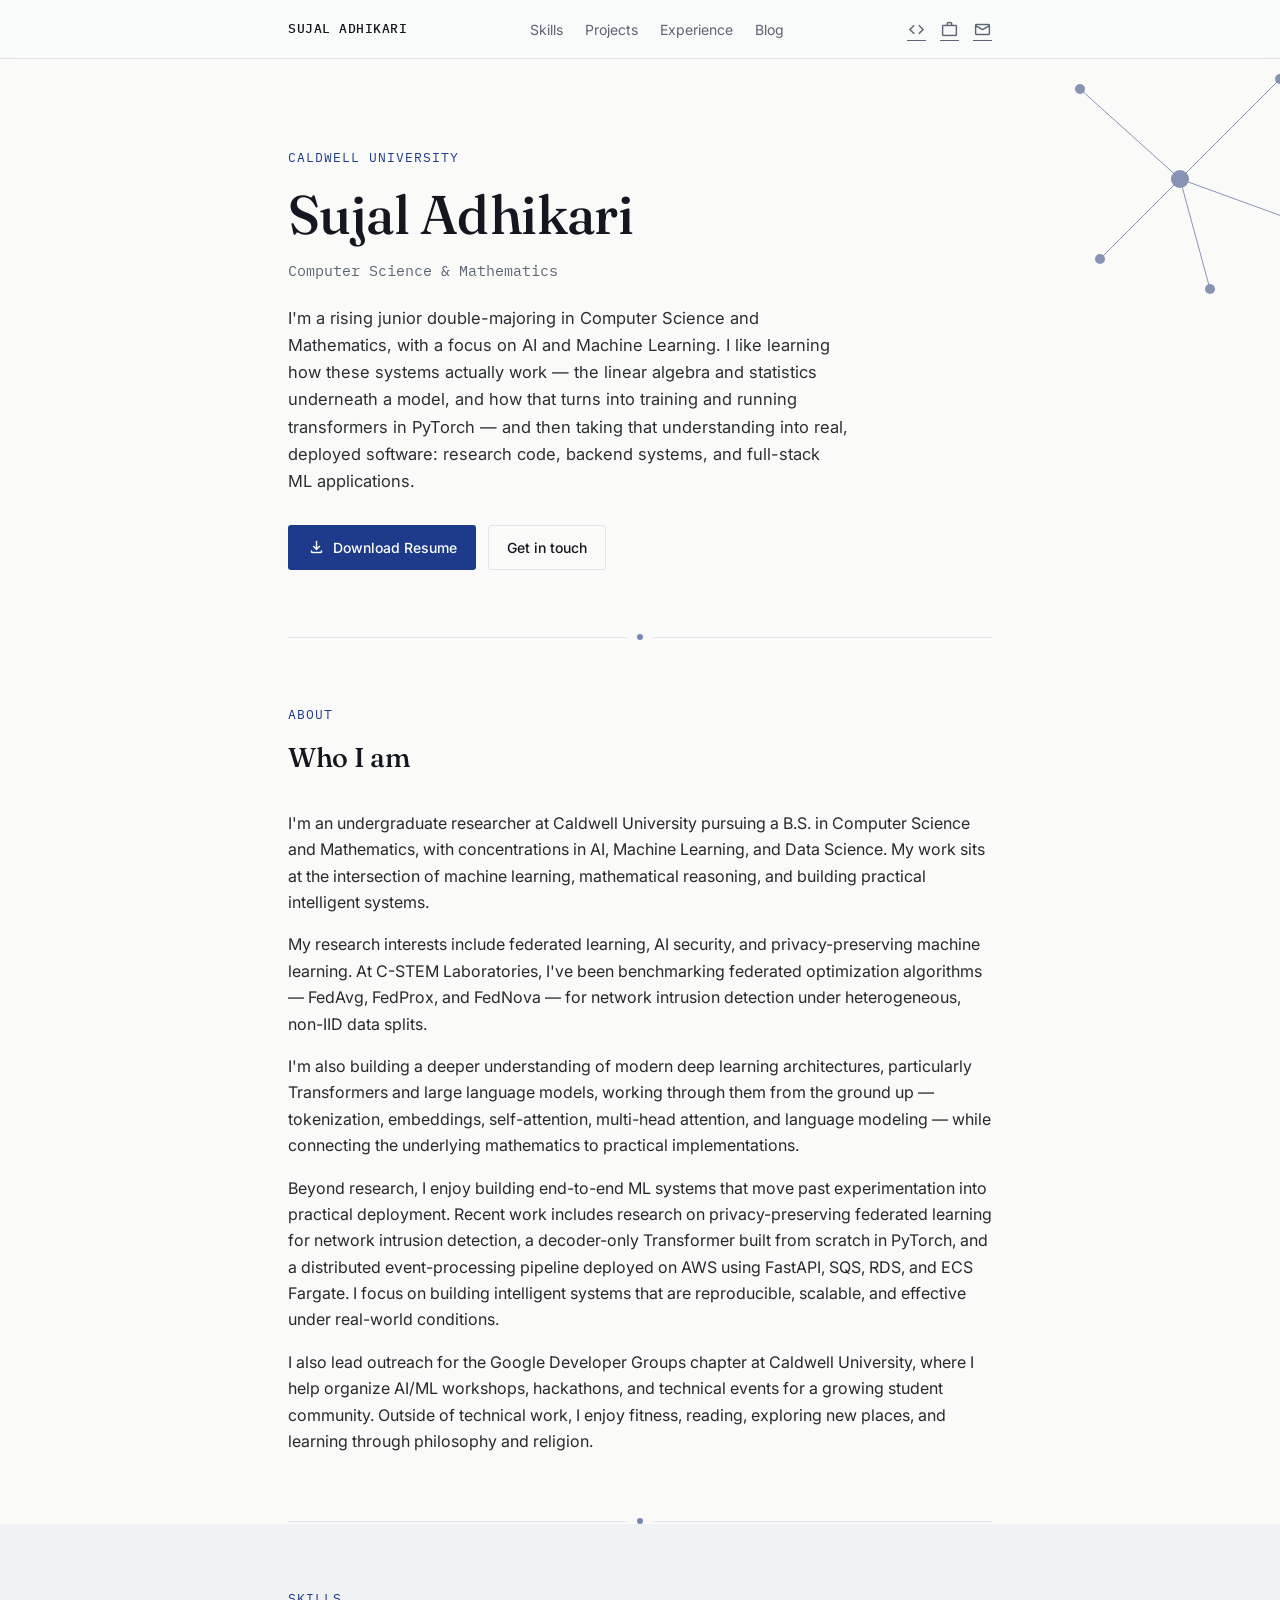
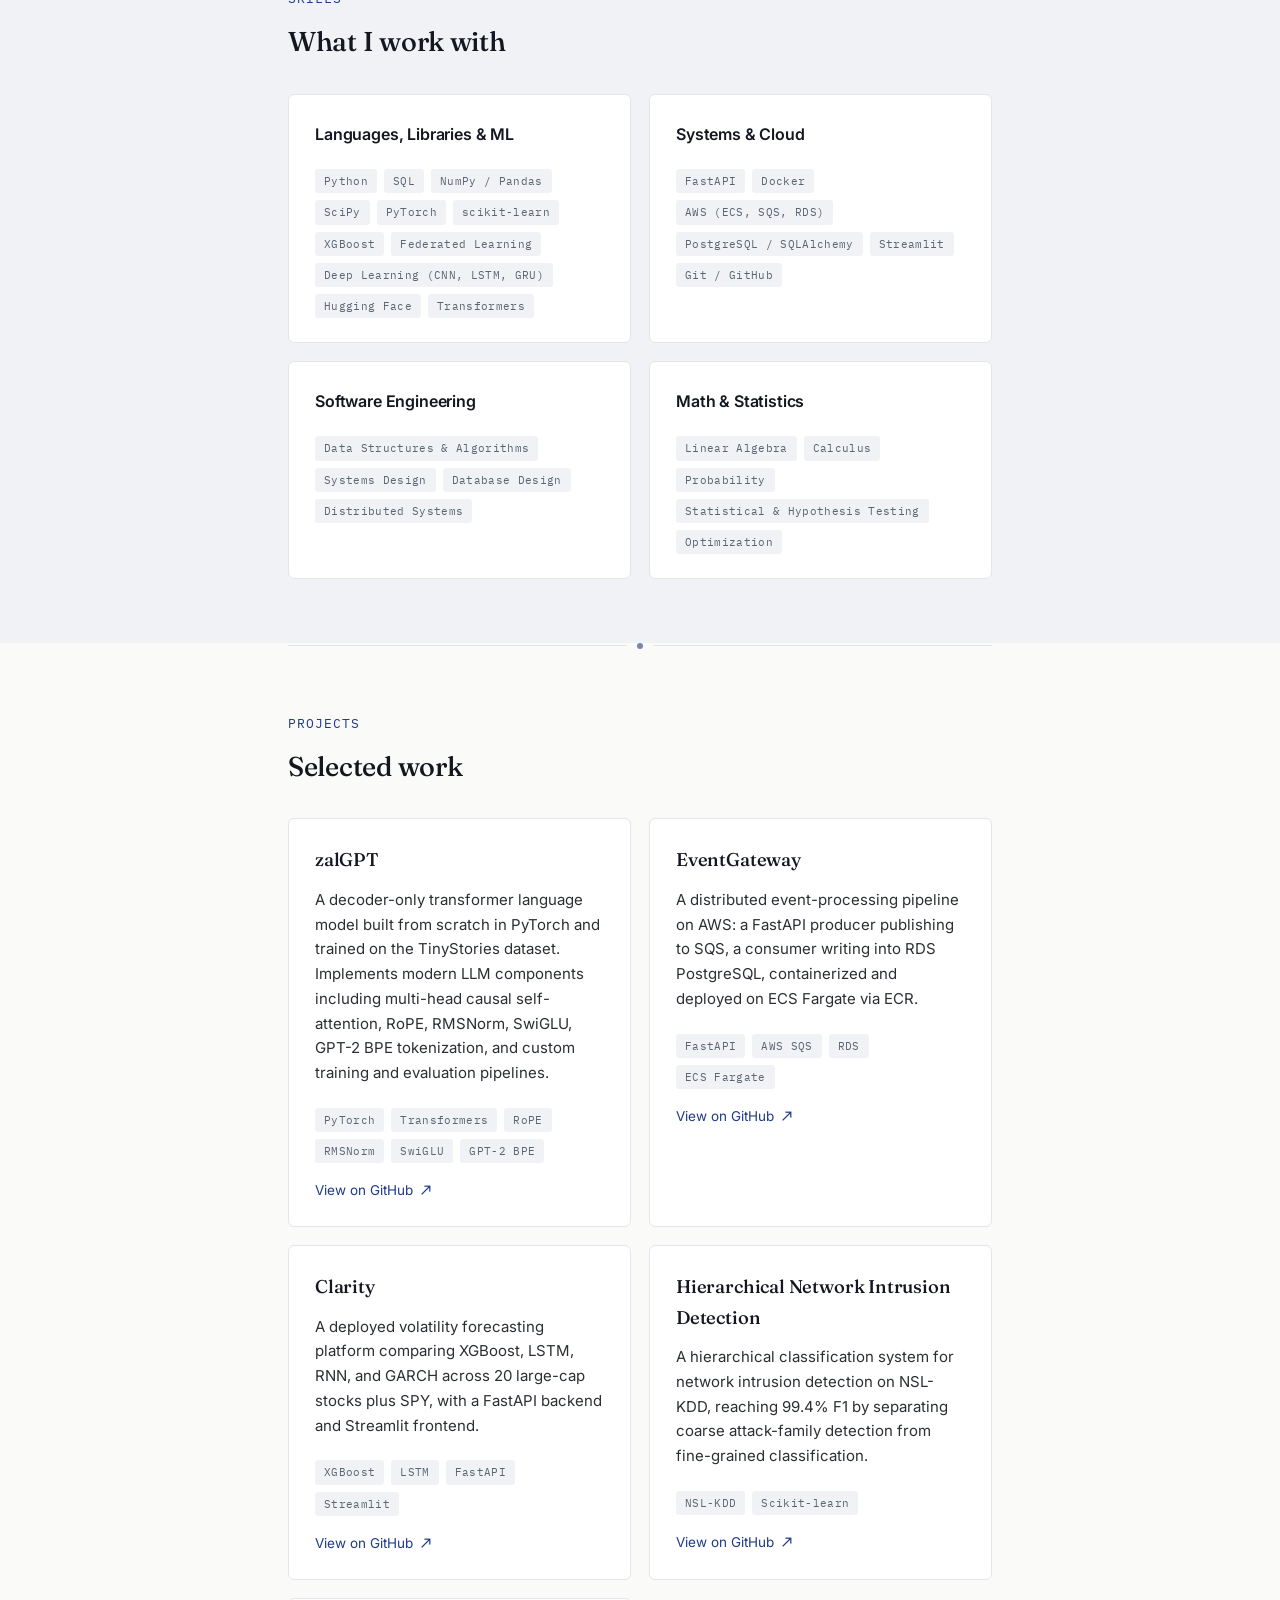
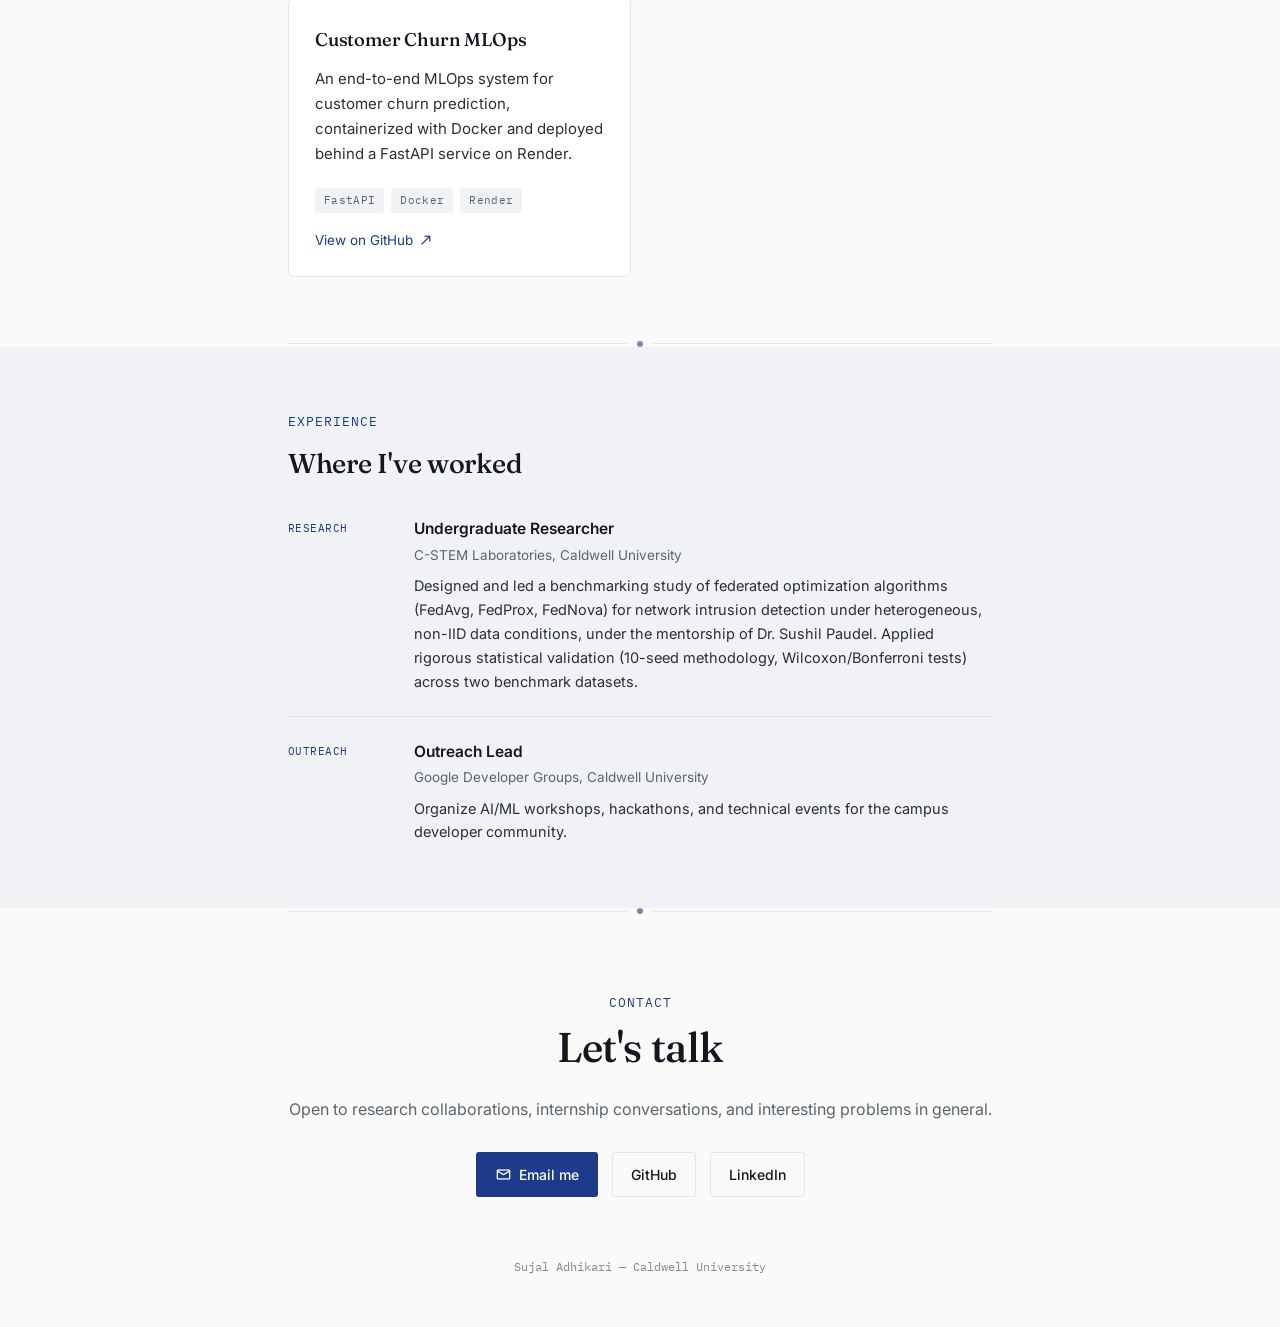
<file: index.html>
<!DOCTYPE html>
<html lang="en">
<head>
<meta charset="UTF-8">
<meta name="viewport" content="width=device-width, initial-scale=1.0">
<title>Sujal Adhikari</title>
<meta name="description" content="Sujal Adhikari — Computer Science &amp; Mathematics student at Caldwell University.">

<link rel="preconnect" href="https://fonts.googleapis.com">
<link rel="preconnect" href="https://fonts.gstatic.com" crossorigin>
<link rel="icon" type="image/svg+xml" href="download.svg">
<link href="https://fonts.googleapis.com/css2?family=Fraunces:opsz,wght@9..144,400;9..144,500;9..144,600&family=Inter:wght@400;500;600&family=IBM+Plex+Mono:wght@400;500&display=swap" rel="stylesheet">
<link rel="stylesheet" href="https://fonts.googleapis.com/css2?family=Material+Symbols+Outlined:opsz,wght,FILL,GRAD@20,400,0,0" />

<link rel="stylesheet" href="style.css">
</head>
<body>

<header class="nav">
  <div class="nav-inner">
    <a href="#top" class="nav-name">SUJAL ADHIKARI</a>
    <nav>
      <ul class="nav-links">
        <li><a href="#skills">Skills</a></li>
        <li><a href="#projects">Projects</a></li>
        <li><a href="#experience">Experience</a></li>
        <li><a href="#blog">Blog</a></li>
      </ul>
    </nav>
    <div class="nav-icons">
      <a href="https://github.com/suzaladhikari" target="_blank" rel="noopener" aria-label="GitHub">
        <span class="material-symbols-outlined">code</span>
      </a>
      <a href="https://linkedin.com/in/sujaladhikari3" target="_blank" rel="noopener" aria-label="LinkedIn">
        <span class="material-symbols-outlined">work</span>
      </a>
      <a href="mailto:youremail@example.com" aria-label="Email">
        <span class="material-symbols-outlined">mail</span>
      </a>
    </div>
  </div>
</header>

<main id="top">

  <!-- HERO -->
  <section class="hero">
    <svg class="hero-net" viewBox="0 0 320 320" fill="none" xmlns="http://www.w3.org/2000/svg" aria-hidden="true">
      <line x1="160" y1="160" x2="60" y2="70" stroke="#28407A" stroke-width="1"/>
      <line x1="160" y1="160" x2="260" y2="60" stroke="#28407A" stroke-width="1"/>
      <line x1="160" y1="160" x2="270" y2="200" stroke="#28407A" stroke-width="1"/>
      <line x1="160" y1="160" x2="80" y2="240" stroke="#28407A" stroke-width="1"/>
      <line x1="160" y1="160" x2="190" y2="270" stroke="#28407A" stroke-width="1"/>
      <circle cx="160" cy="160" r="9" fill="#28407A"/>
      <circle cx="60" cy="70" r="5" fill="#28407A"/>
      <circle cx="260" cy="60" r="5" fill="#28407A"/>
      <circle cx="270" cy="200" r="5" fill="#28407A"/>
      <circle cx="80" cy="240" r="5" fill="#28407A"/>
      <circle cx="190" cy="270" r="5" fill="#28407A"/>
    </svg>
    <div class="wrap">
      <div class="eyebrow">Caldwell University</div>
      <h1>Sujal Adhikari</h1>
      <div class="role">Computer Science &amp; Mathematics</div>
      <p class="lede">
        I'm a rising junior double-majoring in Computer Science and Mathematics, with a focus on AI and
        Machine Learning. I like learning how these systems actually work — the linear algebra and
        statistics underneath a model, and how that turns into training and running transformers in
        PyTorch — and then taking that understanding into real, deployed software: research code,
        backend systems, and full-stack ML applications.
      </p>
      <div class="hero-actions">
        <a class="btn btn-primary" href="SujalAdhikari_Resume.pdf" download>
          <span class="material-symbols-outlined" aria-hidden="true">download</span>
          Download Resume
        </a>
        <a class="btn btn-secondary" href="#contact">Get in touch</a>
      </div>
    </div>
  </section>

  <div class="divider"><div class="line"></div><div class="node"></div><div class="line"></div></div>

  <!-- ABOUT -->
  <section id="about">
    <div class="wrap reveal">
      <div class="section-head">
        <div class="eyebrow">About</div>
        <h2>Who I am</h2>
      </div>

      <div class="about-body">
        <p>
          I'm an undergraduate researcher at Caldwell University pursuing a B.S. in Computer Science and
          Mathematics, with concentrations in AI, Machine Learning, and Data Science. My work sits at the
          intersection of machine learning, mathematical reasoning, and building practical intelligent systems.
        </p>
        <p>
          My research interests include federated learning, AI security, and privacy-preserving machine
          learning. At C-STEM Laboratories, I've been benchmarking federated optimization algorithms —
          FedAvg, FedProx, and FedNova — for network intrusion detection under heterogeneous, non-IID
          data splits.
        </p>
        <p>
          I'm also building a deeper understanding of modern deep learning architectures, particularly
          Transformers and large language models, working through them from the ground up — tokenization,
          embeddings, self-attention, multi-head attention, and language modeling — while connecting the
          underlying mathematics to practical implementations.
        </p>
        <p>
          Beyond research, I enjoy building end-to-end ML systems that move past experimentation into
          practical deployment. Recent work includes research on privacy-preserving federated learning for network intrusion detection, a decoder-only Transformer built from scratch in PyTorch, and a distributed event-processing pipeline deployed on AWS using FastAPI, SQS, RDS, and ECS Fargate. I focus on building intelligent systems that are reproducible, scalable, and effective under real-world conditions.

        </p>
        <p>
          I also lead outreach for the Google Developer Groups chapter at Caldwell University, where I help
          organize AI/ML workshops, hackathons, and technical events for a growing student community. Outside
          of technical work, I enjoy fitness, reading, exploring new places, and learning through philosophy
          and religion.
        </p>
      </div>
    </div>
  </section>

  <div class="divider"><div class="line"></div><div class="node"></div><div class="line"></div></div>

  <!-- SKILLS -->
  <section class="alt" id="skills">
    <div class="wrap reveal">
      <div class="section-head">
        <div class="eyebrow">Skills</div>
        <h2>What I work with</h2>
      </div>

      <div class="grid-2">
        <div class="card skill-card">
          <h3>Languages, Libraries &amp; ML</h3>
          <div class="tag-row">
            <span class="tag">Python</span><span class="tag">SQL</span>
            <span class="tag">NumPy / Pandas</span><span class="tag">SciPy</span>
            <span class="tag">PyTorch</span><span class="tag">scikit-learn</span>
            <span class="tag">XGBoost</span><span class="tag">Federated Learning</span>
            <span class="tag">Deep Learning (CNN, LSTM, GRU)</span><span class="tag">Hugging Face</span>
            <span class="tag">Transformers</span>
          </div>
        </div>
        <div class="card skill-card">
          <h3>Systems &amp; Cloud</h3>
          <div class="tag-row">
            <span class="tag">FastAPI</span><span class="tag">Docker</span>
            <span class="tag">AWS (ECS, SQS, RDS)</span><span class="tag">PostgreSQL / SQLAlchemy</span>
            <span class="tag">Streamlit</span><span class="tag">Git / GitHub</span>
          </div>
        </div>
        <div class="card skill-card">
          <h3>Software Engineering</h3>
          <div class="tag-row">
            <span class="tag">Data Structures &amp; Algorithms</span><span class="tag">Systems Design</span>
            <span class="tag">Database Design</span><span class="tag">Distributed Systems</span>
          </div>
        </div>
        <div class="card skill-card">
          <h3>Math &amp; Statistics</h3>
          <div class="tag-row">
            <span class="tag">Linear Algebra</span><span class="tag">Calculus</span>
            <span class="tag">Probability</span><span class="tag">Statistical &amp; Hypothesis Testing</span>
            <span class="tag">Optimization</span>
          </div>
        </div>
      </div>
    </div>
  </section>
  <div class="divider"><div class="line"></div><div class="node"></div><div class="line"></div></div>

  <!-- PROJECTS -->
  <section id="projects">
    <div class="wrap reveal">
      <div class="section-head">
        <div class="eyebrow">Projects</div>
        <h2>Selected work</h2>
      </div>

      <div class="grid-2">

        <div class="card">
          <h3>zalGPT</h3>
    <p>A decoder-only transformer language model built from scratch in PyTorch and trained on the TinyStories dataset. Implements modern LLM components including multi-head causal self-attention, RoPE, RMSNorm, SwiGLU, GPT-2 BPE tokenization, and custom training and evaluation pipelines.</p>
    <div class="tag-row">
      <span class="tag">PyTorch</span><span class="tag">Transformers</span>
      <span class="tag">RoPE</span><span class="tag">RMSNorm</span>
      <span class="tag">SwiGLU</span><span class="tag">GPT-2 BPE</span>
    </div>
    <a class="card-link" href="https://github.com/suzaladhikari/zalGPT" target="_blank" rel="noopener">
      View on GitHub <span class="material-symbols-outlined" style="font-size:16px; vertical-align:-3px;">north_east</span>
    </a>
  </div>


        <div class="card">
          <h3>EventGateway</h3>
          <p>A distributed event-processing pipeline on AWS: a FastAPI producer publishing to SQS,
             a consumer writing into RDS PostgreSQL, containerized and deployed on ECS Fargate via ECR.</p>
          <div class="tag-row">
            <span class="tag">FastAPI</span><span class="tag">AWS SQS</span>
            <span class="tag">RDS</span><span class="tag">ECS Fargate</span>
          </div>
          <a class="card-link" href="https://github.com/suzaladhikari" target="_blank" rel="noopener">
            View on GitHub <span class="material-symbols-outlined" style="font-size:16px; vertical-align:-3px;">north_east</span>
          </a>
        </div>

        <div class="card">
          <h3>Clarity</h3>
          <p>A deployed volatility forecasting platform comparing XGBoost, LSTM, RNN, and GARCH
             across 20 large-cap stocks plus SPY, with a FastAPI backend and Streamlit frontend.</p>
          <div class="tag-row">
            <span class="tag">XGBoost</span><span class="tag">LSTM</span>
            <span class="tag">FastAPI</span><span class="tag">Streamlit</span>
          </div>
          <a class="card-link" href="https://github.com/suzaladhikari/clarity" target="_blank" rel="noopener">
            View on GitHub <span class="material-symbols-outlined" style="font-size:16px; vertical-align:-3px;">north_east</span>
          </a>
        </div>

        <div class="card">
          <h3>Hierarchical Network Intrusion Detection</h3>
          <p>A hierarchical classification system for network intrusion detection on NSL-KDD,
             reaching 99.4% F1 by separating coarse attack-family detection from fine-grained classification.</p>
          <div class="tag-row">
            <span class="tag">NSL-KDD</span><span class="tag">Scikit-learn</span>
          </div>
          <a class="card-link" href="https://github.com/suzaladhikari" target="_blank" rel="noopener">
            View on GitHub <span class="material-symbols-outlined" style="font-size:16px; vertical-align:-3px;">north_east</span>
          </a>
        </div>

        <div class="card">
          <h3>Customer Churn MLOps</h3>
          <p>An end-to-end MLOps system for customer churn prediction, containerized with Docker
             and deployed behind a FastAPI service on Render.</p>
          <div class="tag-row">
            <span class="tag">FastAPI</span><span class="tag">Docker</span><span class="tag">Render</span>
          </div>
          <a class="card-link" href="https://github.com/suzaladhikari" target="_blank" rel="noopener">
            View on GitHub <span class="material-symbols-outlined" style="font-size:16px; vertical-align:-3px;">north_east</span>
          </a>
        </div>

      </div>
    </div>
  </section>

  <div class="divider"><div class="line"></div><div class="node"></div><div class="line"></div></div>

  <!-- EXPERIENCE -->
  <section class="alt" id="experience">
    <div class="wrap reveal">
      <div class="section-head">
        <div class="eyebrow">Experience</div>
        <h2>Where I've worked</h2>
      </div>

      <ul class="exp-list">
        <li class="exp-item">
          <div class="exp-tag">RESEARCH</div>
          <div class="exp-body">
            <h4>Undergraduate Researcher</h4>
            <div class="org">C-STEM Laboratories, Caldwell University</div>
            <p>Designed and led a benchmarking study of federated optimization algorithms (FedAvg, FedProx, FedNova)
               for network intrusion detection under heterogeneous, non-IID data conditions, under the mentorship of
               Dr. Sushil Paudel. Applied rigorous statistical validation (10-seed methodology, Wilcoxon/Bonferroni
               tests) across two benchmark datasets.</p>
          </div>
        </li>
        <li class="exp-item">
          <div class="exp-tag">OUTREACH</div>
          <div class="exp-body">
            <h4>Outreach Lead</h4>
            <div class="org">Google Developer Groups, Caldwell University</div>
            <p>Organize AI/ML workshops, hackathons, and technical events for the campus developer community.</p>
          </div>
        </li>
      </ul>
    </div>
  </section>

  <div class="divider"><div class="line"></div><div class="node"></div><div class="line"></div></div>

  <!-- BLOG -->
<!-- <section id="blog">
  <div class="wrap reveal">
    <div class="section-head">
      <div class="eyebrow">Blog</div>
    </div>

    <div class="blog-card">
      <div class="blog-header">
        <h3>Building a Transformer From Scratch: What Actually Makes a Difference?</h3>

        <button class="dropdown-btn" onclick="toggleSummary(this)">
          <span class="material-symbols-outlined">keyboard_arrow_down</span>
        </button>
      </div>

      <div class="blog-summary">
        <p>
          I compare different versions of my decoder-only transformer trained on
          TinyStories, testing architectural changes such as RoPE, RMSNorm, and
          SwiGLU to see how they affect training behavior and loss.
        </p>

        <a class="read-btn" href="transformer.html">
          Read article
          <span class="material-symbols-outlined">north_east</span>
        </a>
      </div>
    </div>
  </div>
</section> -->

</main>

<footer id="contact">
  <div class="wrap reveal">
    <div class="eyebrow">Contact</div>
    <h2>Let's talk</h2>
    <p>Open to research collaborations, internship conversations, and interesting problems in general.</p>
    <div class="contact-actions">
      <a class="btn btn-primary" href="mailto:youremail@example.com">
        <span class="material-symbols-outlined" style="font-size:17px; vertical-align:-3px;">mail</span> Email me
      </a>
      <a class="btn btn-secondary" href="https://github.com/suzaladhikari" target="_blank" rel="noopener">GitHub</a>
      <a class="btn btn-secondary" href="https://linkedin.com/in/sujaladhikari3" target="_blank" rel="noopener">LinkedIn</a>
    </div>
    <div class="foot-note">Sujal Adhikari — Caldwell University</div>
  </div>
</footer>

<script src="script.js"></script>

</body>
</html>
</file>
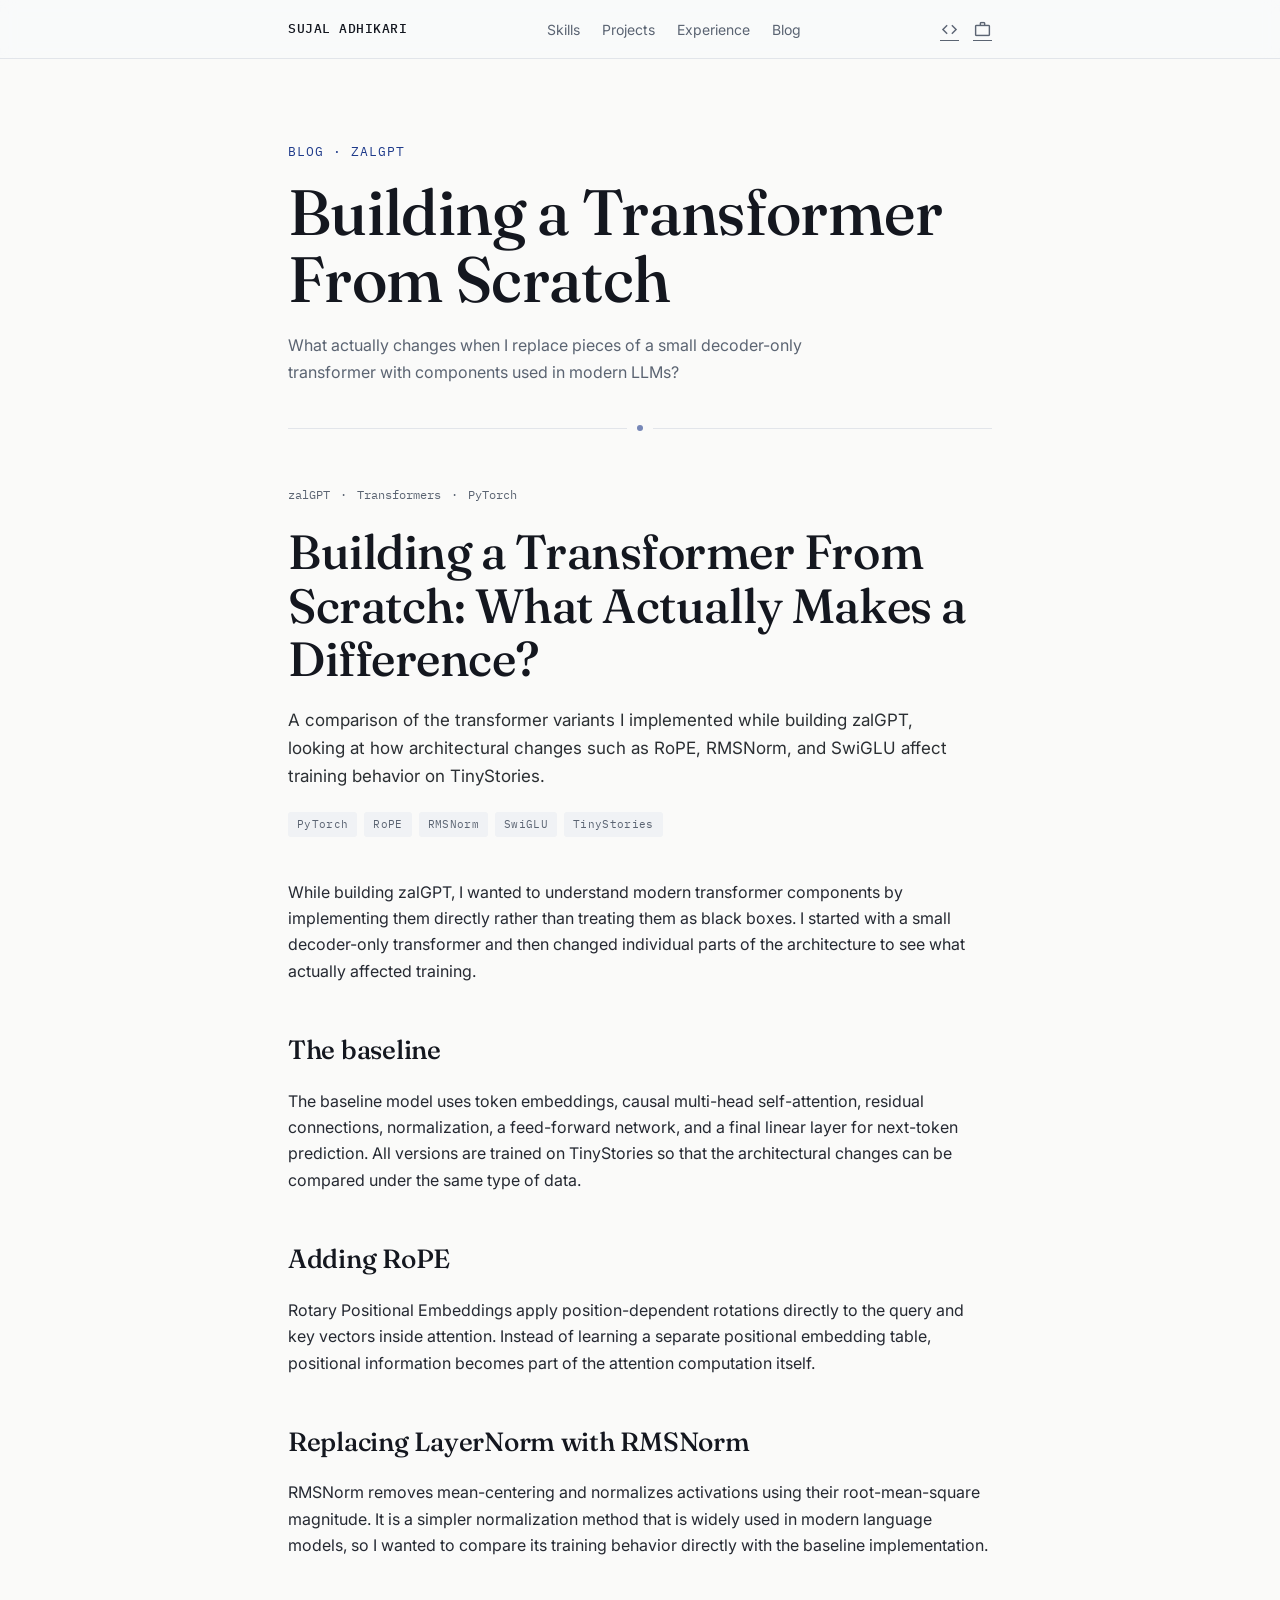
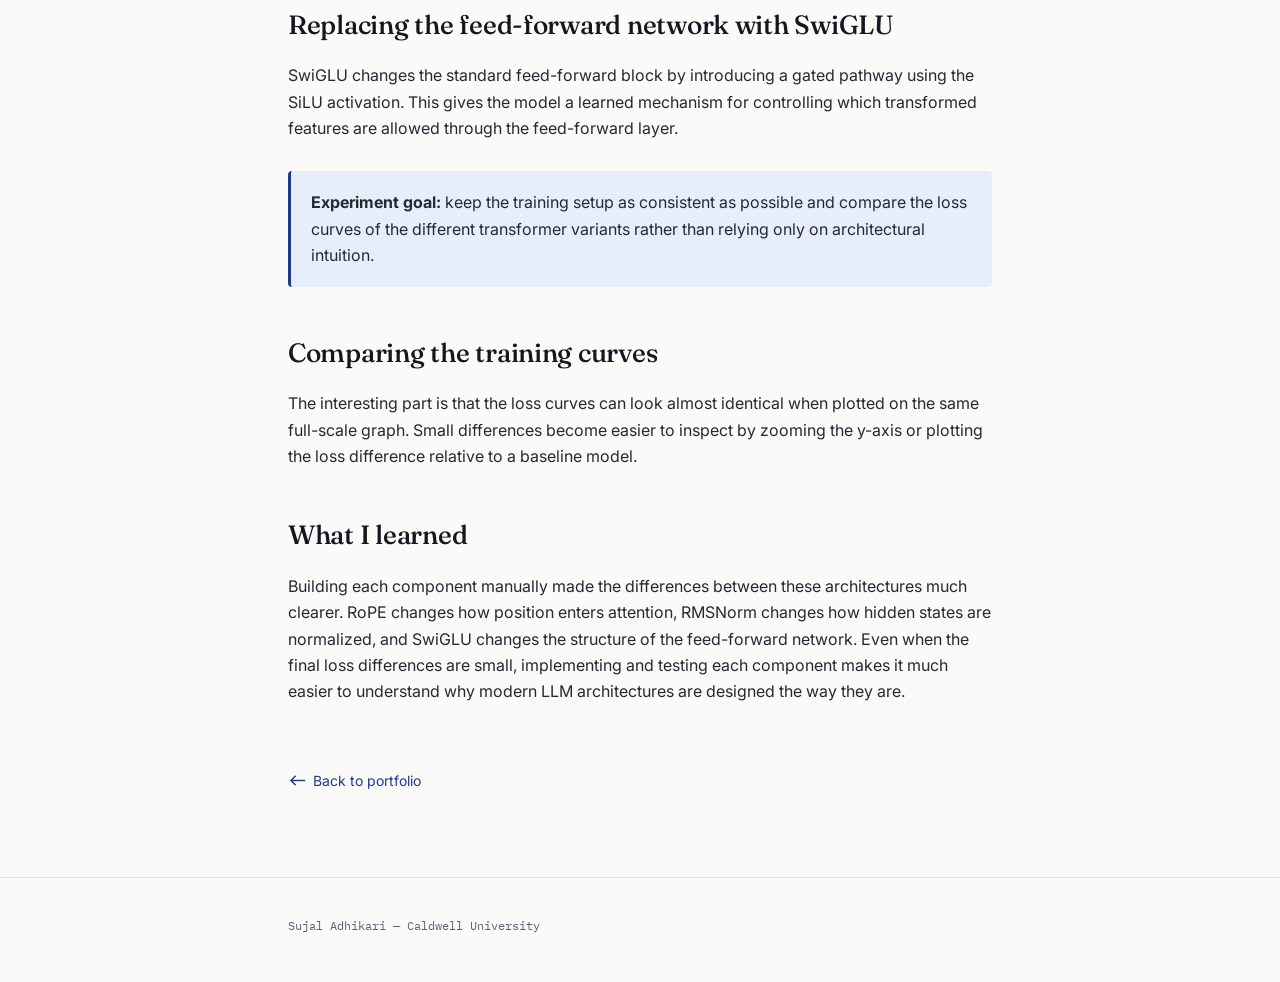
<file: transformer.html>
<!DOCTYPE html>
<html lang="en">
<head>
  <meta charset="UTF-8">
  <meta name="viewport" content="width=device-width, initial-scale=1.0">
  <title>Building a Transformer From Scratch — Sujal Adhikari</title>
  <meta name="description" content="A comparison of transformer variants implemented in zalGPT, including RoPE, RMSNorm, and SwiGLU, trained on TinyStories.">

  <link rel="preconnect" href="https://fonts.googleapis.com">
  <link rel="preconnect" href="https://fonts.gstatic.com" crossorigin>
  <link href="https://fonts.googleapis.com/css2?family=Fraunces:opsz,wght@9..144,400;9..144,500;9..144,600&family=Inter:wght@400;500;600&family=IBM+Plex+Mono:wght@400;500&display=swap" rel="stylesheet">
  <link rel="stylesheet" href="https://fonts.googleapis.com/css2?family=Material+Symbols+Outlined:opsz,wght,FILL,GRAD@20,400,0,0">
  <link rel="stylesheet" href="style.css">
</head>
<body>

<header class="nav">
  <div class="nav-inner">
    <a href="index.html#top" class="nav-name">SUJAL ADHIKARI</a>
    <nav>
      <ul class="nav-links">
        <li><a href="index.html#skills">Skills</a></li>
        <li><a href="index.html#projects">Projects</a></li>
        <li><a href="index.html#experience">Experience</a></li>
        <li><a href="index.html#blog">Blog</a></li>
      </ul>
    </nav>
    <div class="nav-icons">
      <a href="https://github.com/suzaladhikari" target="_blank" rel="noopener" aria-label="GitHub">
        <span class="material-symbols-outlined">code</span>
      </a>
      <a href="https://linkedin.com/in/sujaladhikari3" target="_blank" rel="noopener" aria-label="LinkedIn">
        <span class="material-symbols-outlined">work</span>
      </a>
    </div>
  </div>
</header>

<main>
  <section class="blog-hero">
    <div class="wrap">
      <div class="eyebrow">Blog · zalGPT</div>
      <h1>Building a Transformer From Scratch</h1>
      <p>What actually changes when I replace pieces of a small decoder-only transformer with components used in modern LLMs?</p>
    </div>
  </section>

  <div class="divider"><div class="line"></div><div class="node"></div><div class="line"></div></div>

  <article>
    <div class="wrap">
      <div class="article-meta">
        <span>zalGPT</span>
        <span>·</span>
        <span>Transformers</span>
        <span>·</span>
        <span>PyTorch</span>
      </div>

      <h1 class="article-title">Building a Transformer From Scratch: What Actually Makes a Difference?</h1>

      <p class="article-deck">
        A comparison of the transformer variants I implemented while building zalGPT, looking at how architectural changes such as RoPE, RMSNorm, and SwiGLU affect training behavior on TinyStories.
      </p>

      <div class="tag-row">
        <span class="tag">PyTorch</span>
        <span class="tag">RoPE</span>
        <span class="tag">RMSNorm</span>
        <span class="tag">SwiGLU</span>
        <span class="tag">TinyStories</span>
      </div>

      <div class="article-body">
        <p>
          While building zalGPT, I wanted to understand modern transformer components by implementing them directly rather than treating them as black boxes. I started with a small decoder-only transformer and then changed individual parts of the architecture to see what actually affected training.
        </p>

        <h2>The baseline</h2>
        <p>
          The baseline model uses token embeddings, causal multi-head self-attention, residual connections, normalization, a feed-forward network, and a final linear layer for next-token prediction. All versions are trained on TinyStories so that the architectural changes can be compared under the same type of data.
        </p>

        <h2>Adding RoPE</h2>
        <p>
          Rotary Positional Embeddings apply position-dependent rotations directly to the query and key vectors inside attention. Instead of learning a separate positional embedding table, positional information becomes part of the attention computation itself.
        </p>

        <h2>Replacing LayerNorm with RMSNorm</h2>
        <p>
          RMSNorm removes mean-centering and normalizes activations using their root-mean-square magnitude. It is a simpler normalization method that is widely used in modern language models, so I wanted to compare its training behavior directly with the baseline implementation.
        </p>

        <h2>Replacing the feed-forward network with SwiGLU</h2>
        <p>
          SwiGLU changes the standard feed-forward block by introducing a gated pathway using the SiLU activation. This gives the model a learned mechanism for controlling which transformed features are allowed through the feed-forward layer.
        </p>

        <div class="callout">
          <p><strong>Experiment goal:</strong> keep the training setup as consistent as possible and compare the loss curves of the different transformer variants rather than relying only on architectural intuition.</p>
        </div>

        <h2>Comparing the training curves</h2>
        <p>
          The interesting part is that the loss curves can look almost identical when plotted on the same full-scale graph. Small differences become easier to inspect by zooming the y-axis or plotting the loss difference relative to a baseline model.
        </p>

        <h2>What I learned</h2>
        <p>
          Building each component manually made the differences between these architectures much clearer. RoPE changes how position enters attention, RMSNorm changes how hidden states are normalized, and SwiGLU changes the structure of the feed-forward network. Even when the final loss differences are small, implementing and testing each component makes it much easier to understand why modern LLM architectures are designed the way they are.
        </p>

        <a class="back-link" href="index.html#blog">
          <span class="material-symbols-outlined">west</span>
          Back to portfolio
        </a>
      </div>
    </div>
  </article>
</main>

<footer class="article-footer">
  <div class="wrap">Sujal Adhikari — Caldwell University</div>
</footer>

</body>
</html>
</file>
<file: style.css>
:root{
    --bg: #FAFAF9;
    --bg-alt: #F0F2F5;
    --text: #14171F;
    --text-muted: #5B6472;
    --accent: #1E3A8A;
    --accent-soft: #E8EDFB;
    --line: #E2E5EA;
    --max: 760px;
  }

  *{ box-sizing: border-box; }
  html{ scroll-behavior: smooth; }
  @media (prefers-reduced-motion: reduce){
    html{ scroll-behavior: auto; }
    *{ animation-duration: 0.001ms !important; animation-iteration-count: 1 !important; transition-duration: 0.001ms !important; }
  }

  body{
    margin:0;
    background: var(--bg);
    color: var(--text);
    font-family: 'Inter', sans-serif;
    font-size: 16px;
    line-height: 1.65;
    -webkit-font-smoothing: antialiased;
  }

  .material-symbols-outlined{
    font-variation-settings: 'opsz' 20, 'wght' 400, 'FILL' 0, 'GRAD' 0;
    font-size: 19px;
    vertical-align: -4px;
  }

  h1,h2,h3{
    font-family: 'Fraunces', serif;
    font-weight: 500;
    letter-spacing: -0.01em;
    margin: 0;
  }

  a{ color: inherit; }

  .wrap{
    max-width: var(--max);
    margin: 0 auto;
    padding: 0 28px;
  }

  .mono{ font-family: 'IBM Plex Mono', monospace; }

  .eyebrow{
    font-family: 'IBM Plex Mono', monospace;
    font-size: 12.5px;
    letter-spacing: 0.08em;
    text-transform: uppercase;
    color: var(--accent);
  }

  /* ---------- NAV ---------- */
  header.nav{
    position: sticky;
    top: 0;
    z-index: 50;
    background: rgba(249,250,251,0.86);
    backdrop-filter: blur(8px);
    border-bottom: 1px solid var(--line);
  }
  .nav-inner{
    max-width: var(--max);
    margin: 0 auto;
    padding: 16px 28px;
    display:flex;
    align-items:center;
    justify-content: space-between;
  }
  .nav-name{
    font-family: 'IBM Plex Mono', monospace;
    font-size: 13px;
    letter-spacing: 0.04em;
    font-weight: 500;
    text-decoration: none;
  }
  .nav-links{
    display:flex;
    gap: 22px;
    list-style:none;
    margin:0; padding:0;
  }
  .nav-links a{
    text-decoration:none;
    font-size: 14px;
    color: var(--text-muted);
    transition: color 0.15s ease;
  }
  .nav-links a:hover, .nav-links a:focus-visible{ color: var(--text); }
  .nav-icons{ display:flex; gap: 14px; align-items:center; }
  .nav-icons a{
    color: var(--text-muted);
    display:flex;
    transition: color 0.15s ease;
  }
  .nav-icons a:hover, .nav-icons a:focus-visible{ color: var(--accent); }

  @media (max-width: 560px){
    .nav-links{ display:none; }
  }

  a:focus-visible, button:focus-visible{
    outline: 2px solid var(--accent);
    outline-offset: 3px;
    border-radius: 2px;
  }

  /* ---------- HERO ---------- */
  .hero{
    position: relative;
    padding: 88px 0 64px;
    overflow: hidden;
  }
  .hero-net{
    position: absolute;
    top: -40px;
    right: -60px;
    width: 320px;
    height: 320px;
    opacity: 0.55;
    pointer-events: none;
  }
  @media (max-width: 700px){ .hero-net{ display:none; } }

  .hero .eyebrow{ margin-bottom: 18px; }
  .hero h1{
    font-size: clamp(2.4rem, 6vw, 3.4rem);
    line-height: 1.08;
  }
  .hero .role{
    margin-top: 14px;
    font-family: 'IBM Plex Mono', monospace;
    font-size: 14.5px;
    color: var(--text-muted);
  }
  .hero p.lede{
    margin-top: 22px;
    max-width: 56ch;
    color: #2B2F33;
    font-size: 16.5px;
  }
  .hero-actions{
    margin-top: 30px;
    display:flex;
    gap: 12px;
    flex-wrap: wrap;
  }
  .btn{
    display:inline-flex;
    align-items:center;
    gap: 7px;
    padding: 10px 18px;
    border-radius: 3px;
    font-size: 14px;
    text-decoration:none;
    font-family: 'Inter', sans-serif;
    font-weight: 500;
    border: 1px solid transparent;
    transition: all 0.15s ease;
  }
  .btn-primary{
    background: var(--accent);
    color: #fff;
  }
  .btn-primary:hover{ background: #1E3560; }
  .btn-secondary{
    border-color: var(--line);
    color: var(--text);
  }
  .btn-secondary:hover{ border-color: var(--accent); color: var(--accent); }

  .hero > .wrap > *{ animation: rise 0.7s ease both; }
  .hero .eyebrow{ animation-delay: 0.02s; }
  .hero h1{ animation-delay: 0.08s; }
  .hero .role{ animation-delay: 0.14s; }
  .hero p.lede{ animation-delay: 0.2s; }
  .hero-actions{ animation-delay: 0.26s; }
  @keyframes rise{
    from{ opacity:0; transform: translateY(10px); }
    to{ opacity:1; transform: translateY(0); }
  }

  /* ---------- DIVIDER ---------- */
  .divider{
    display:flex;
    align-items:center;
    gap: 10px;
    max-width: var(--max);
    margin: 0 auto;
    padding: 0 28px;
  }
  .divider .line{ flex:1; height:1px; background: var(--line); }
  .divider .node{
    width:6px; height:6px; border-radius:50%;
    background: var(--accent);
    opacity: 0.6;
    flex-shrink:0;
  }
  /*--BLOGS-*/
  .blog-card {
  position: relative;
  padding: 24px;
  border: 1px solid rgba(255,255,255,0.1);
  border-radius: 14px;
}

.blog-header {
  display: flex;
  justify-content: space-between;
  align-items: center;
  gap: 20px;
}

.blog-header h3 {
  margin: 0;
}

.dropdown-btn {
  background: none;
  border: none;
  cursor: pointer;
  padding: 4px;
}

.dropdown-btn span {
  transition: transform 0.3s ease;
}

.blog-summary {
  max-height: 0;
  overflow: hidden;
  opacity: 0;
  transition:
    max-height 0.4s ease,
    opacity 0.3s ease,
    margin-top 0.3s ease;
}

.blog-summary.open {
  max-height: 250px;
  opacity: 1;
  margin-top: 16px;
}

.dropdown-btn.open span {
  transform: rotate(180deg);
}

.read-btn {
  margin-top: 14px;
  display: inline-flex;
  align-items: center;
  gap: 6px;
  cursor: pointer;
  color: var(--accent);
  text-decoration: none;
  font-size: 13.5px;
  border-bottom: 1px solid transparent;
}

.read-btn:hover {
  border-bottom-color: var(--accent);
}

  /* ---------- SECTIONS ---------- */
  section{ padding: 64px 0; }
  section.alt{ background: var(--bg-alt); }
  .section-head{ margin-bottom: 30px; }
  .section-head h2{ font-size: 1.7rem; margin-top: 10px; }

  .reveal{
    opacity:0;
    transform: translateY(14px);
    transition: opacity 0.6s ease, transform 0.6s ease;
  }
  .reveal.is-visible{ opacity:1; transform: translateY(0); }

  /* about */
  .about-body p{ margin: 0 0 16px; color: #26292D; }
  .about-body p:last-child{ margin-bottom:0; }

  /* cards */
  .card{
    background: #fff;
    border: 1px solid var(--line);
    border-radius: 6px;
    padding: 26px 26px 24px;
    margin-bottom: 18px;
  }
  .card:last-child{ margin-bottom:0; }
  .card-top{
    display:flex;
    justify-content: space-between;
    align-items:flex-start;
    gap: 14px;
    flex-wrap: wrap;
  }
  .card h3{ font-size: 1.15rem; }
  .tag{
    display:inline-block;
    font-family: 'IBM Plex Mono', monospace;
    font-size: 11px;
    letter-spacing: 0.03em;
    padding: 3px 9px;
    border-radius: 3px;
    background: var(--accent-soft);
    color: var(--accent);
    white-space: nowrap;
  }
  .card p{ margin: 12px 0 0; color: #2B2F33; font-size: 15px; }
  .tag-row{ margin-top: 16px; display:flex; flex-wrap:wrap; gap:7px; }
  .tag-row .tag{ background: var(--bg-alt); color: var(--text-muted); }
  .card-link{
    margin-top: 16px;
    display:inline-flex;
    align-items:center;
    gap: 5px;
    font-size: 13.5px;
    text-decoration:none;
    color: var(--accent);
    border-bottom: 1px solid transparent;
  }
  .card-link:hover{ border-bottom-color: var(--accent); }

  .grid-2{
    display:grid;
    grid-template-columns: 1fr 1fr;
    gap: 18px;
  }
  @media (max-width: 640px){
    .grid-2{ grid-template-columns: 1fr; }
  }
  .grid-2 .card{ margin-bottom:0; display:flex; flex-direction:column; }

  /* skills */
  .skill-card h3{ font-size: 1rem; font-family: 'Inter', sans-serif; font-weight: 600; }

  /* experience list */
  .exp-list{ list-style:none; margin:0; padding:0; }
  .exp-item{
    display:grid;
    grid-template-columns: 108px 1fr;
    gap: 18px;
    padding: 22px 0;
    border-bottom: 1px solid var(--line);
  }
  .exp-item:first-child{ padding-top:0; }
  .exp-item:last-child{ border-bottom:none; padding-bottom:0; }
  .exp-tag{
    font-family: 'IBM Plex Mono', monospace;
    font-size: 11px;
    letter-spacing: 0.04em;
    color: var(--accent);
    padding-top: 3px;
  }
  .exp-body h4{
    font-family: 'Inter', sans-serif;
    font-weight: 600;
    font-size: 15.5px;
    margin: 0 0 2px;
  }
  .exp-body .org{
    font-size: 13.5px;
    color: var(--text-muted);
    margin-bottom: 8px;
  }
  .exp-body p{ margin:0; color: #2B2F33; font-size: 14.5px; }
  @media (max-width: 560px){
    .exp-item{ grid-template-columns: 1fr; gap: 4px; }
  }

  /* blog */
  .blog-placeholder{
    border: 1px dashed var(--line);
    border-radius: 6px;
    padding: 42px 26px;
    text-align:center;
    color: var(--text-muted);
  }
  .blog-placeholder .mono{ font-size: 13px; letter-spacing: 0.03em; }

  /* footer / contact */
  footer{ padding: 78px 0 50px; text-align:center; }
  footer h2{ font-size: clamp(2rem, 5vw, 2.6rem); }
  footer p{ color: var(--text-muted); margin-top: 14px; }
  .contact-actions{
    margin-top: 30px;
    display:flex;
    justify-content:center;
    gap: 14px;
    flex-wrap: wrap;
  }
  .foot-note{
    margin-top: 60px;
    font-family: 'IBM Plex Mono', monospace;
    font-size: 12px;
    color: var(--text-muted);
    opacity: 0.75;
  }

/* ---------- ARTICLE PAGES ---------- */
.blog-hero{
  padding:82px 0 40px;
}
.blog-hero .eyebrow{ margin-bottom:16px; }
.blog-hero h1{
  font-size:clamp(2.5rem, 7vw, 4rem);
  line-height:1.05;
}
.blog-hero p{
  max-width:56ch;
  color:var(--text-muted);
  margin:20px 0 0;
}

.divider{
  display:flex;
  align-items:center;
  gap:10px;
  max-width:var(--max);
  margin:0 auto;
  padding:0 28px;
}
.divider .line{ flex:1; height:1px; background:var(--line); }
.divider .node{
  width:6px;
  height:6px;
  border-radius:50%;
  background:var(--accent);
  opacity:.6;
}

article{
  padding:54px 0 80px;
}
.article-meta{
  display:flex;
  gap:10px;
  flex-wrap:wrap;
  margin-bottom:20px;
  font-family:'IBM Plex Mono', monospace;
  font-size:12px;
  color:var(--text-muted);
}
.article-title{
  font-size:clamp(2rem, 5vw, 3rem);
  line-height:1.12;
}
.article-deck{
  margin:20px 0 0;
  font-size:17px;
  color:#2B2F33;
  max-width:62ch;
}
.article-body{
  margin-top:42px;
}
.article-body p{
  margin:0 0 20px;
  color:#252932;
}
.article-body h2{
  font-size:1.65rem;
  margin:44px 0 16px;
}
.article-body h3{
  font-size:1.2rem;
  margin:32px 0 12px;
}
.callout{
  border-left:3px solid var(--accent);
  background:var(--accent-soft);
  padding:18px 20px;
  margin:30px 0;
  border-radius:4px;
}
.callout p{ margin:0; }
.tag-row{
  display:flex;
  flex-wrap:wrap;
  gap:7px;
  margin-top:22px;
}
.tag{
  display:inline-block;
  font-family:'IBM Plex Mono', monospace;
  font-size:11px;
  letter-spacing:0.03em;
  padding:3px 9px;
  border-radius:3px;
  background:var(--bg-alt);
  color:var(--text-muted);
}
.back-link{
  display:inline-flex;
  align-items:center;
  gap:6px;
  margin-top:44px;
  font-size:14px;
  color:var(--accent);
  text-decoration:none;
  border-bottom:1px solid transparent;
}
.back-link:hover{ border-bottom-color:var(--accent); }

.article-footer{
  border-top: 1px solid var(--line);
  padding: 38px 0 46px;
  color: var(--text-muted);
  font-family: 'IBM Plex Mono', monospace;
  font-size: 12px;
  text-align: left;
}
</file>
